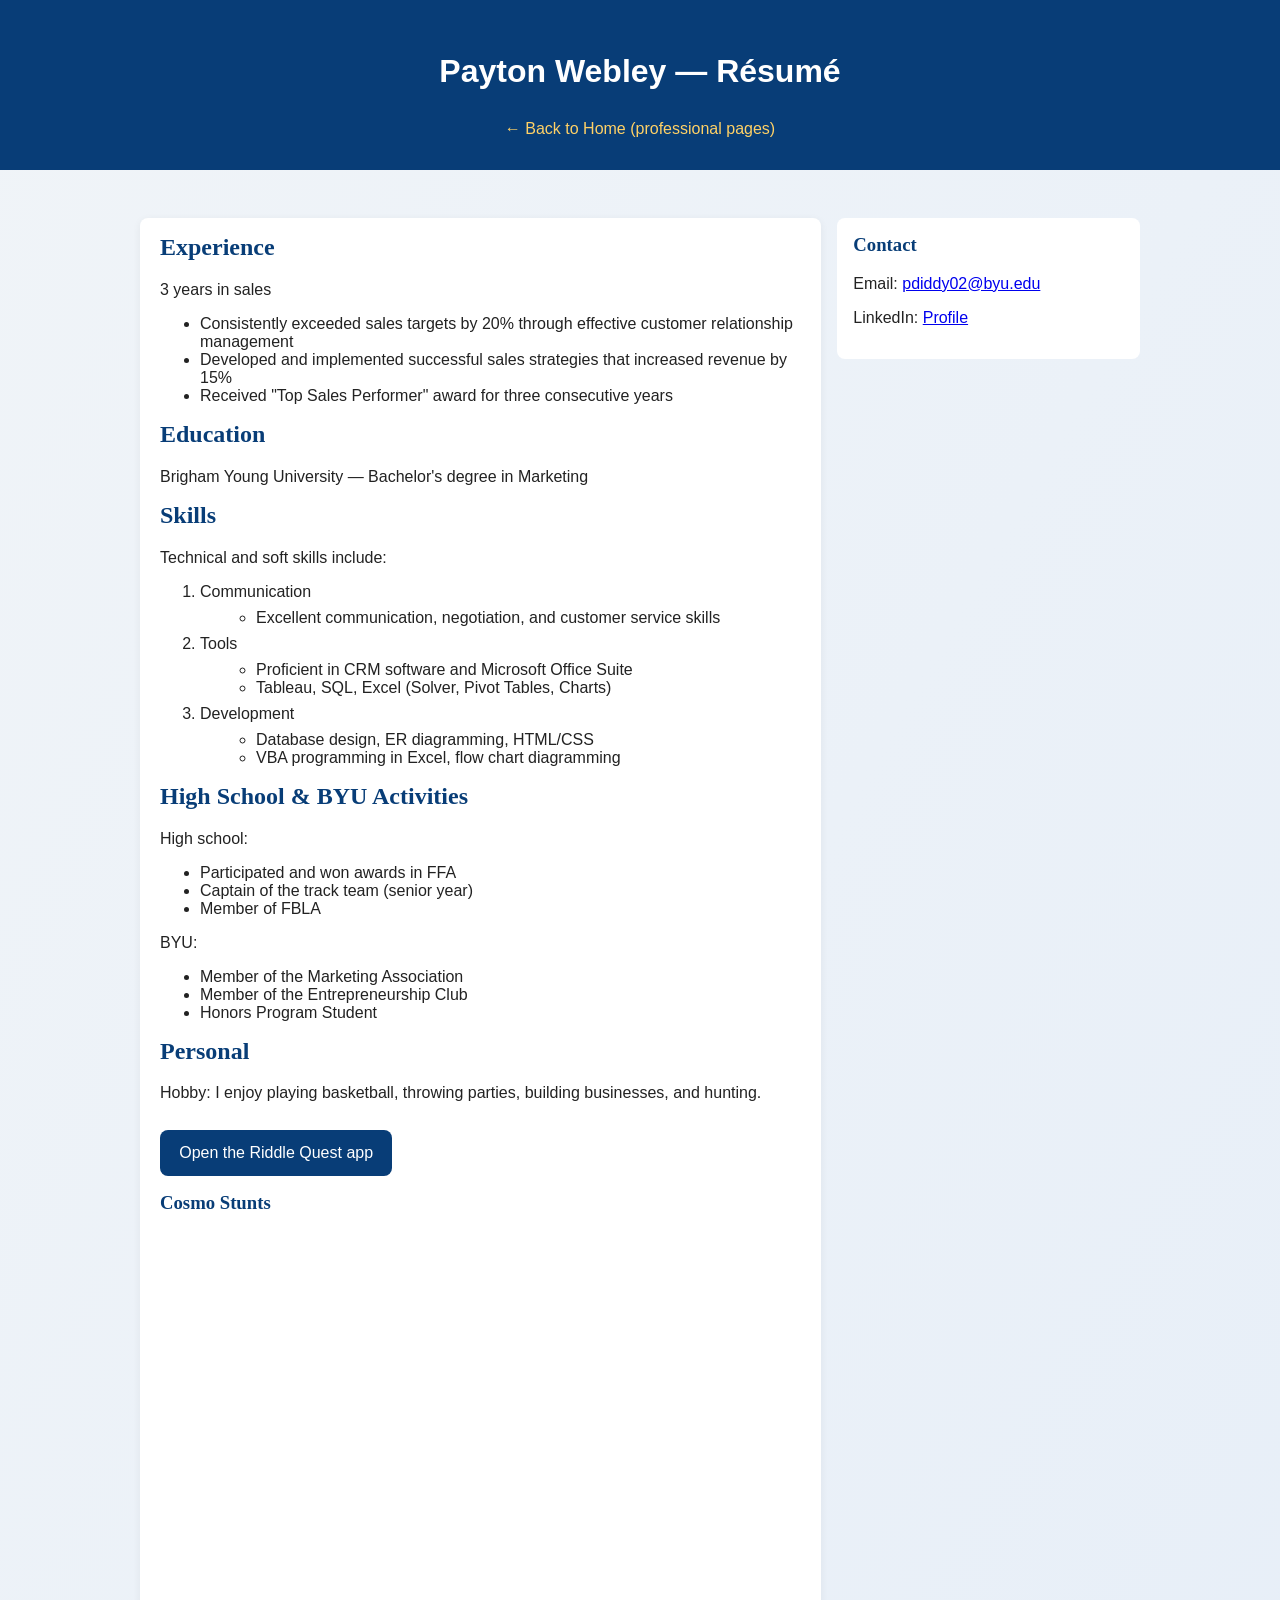
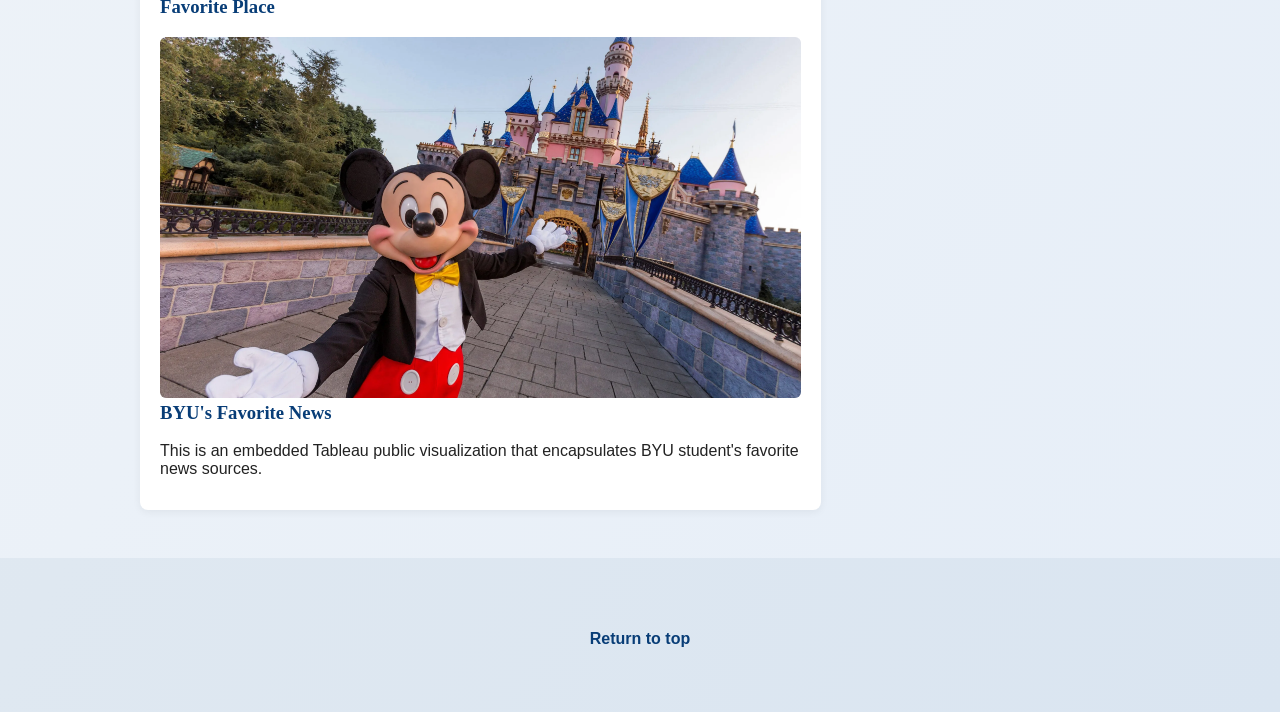
<file: resume.html>
<!DOCTYPE html>
<html lang="en">
<head>
  <meta charset="utf-8">
  <meta name="viewport" content="width=device-width,initial-scale=1">
  <title>Payton Webley — Résumé (Scratch Page)</title>
  <link rel="stylesheet" href="css/resume.css">
</head>
<body id="top">
  <header class="site-header">
    <h1>Payton Webley — Résumé</h1>
    <a class="back-link" href="index.html">← Back to Home (professional pages)</a>
  </header>

  <div class="container">
    <div class="row">
      <main class="main">
        <h2 class="section-title">Experience</h2>
        <p>3 years in sales</p>
        <ul>
          <li>Consistently exceeded sales targets by 20% through effective customer relationship management</li>
          <li>Developed and implemented successful sales strategies that increased revenue by 15%</li>
          <li>Received "Top Sales Performer" award for three consecutive years</li>
        </ul>

        <h2 class="section-title" id="education">Education</h2>
        <p>Brigham Young University — Bachelor's degree in Marketing</p>

        <h2 class="section-title">Skills</h2>
        <p>Technical and soft skills include:</p>
        <ol>
          <li>Communication
            <ul class="nested">
              <li>Excellent communication, negotiation, and customer service skills</li>
            </ul>
          </li>
          <li>Tools
            <ul class="nested">
              <li>Proficient in CRM software and Microsoft Office Suite</li>
              <li>Tableau, SQL, Excel (Solver, Pivot Tables, Charts)</li>
            </ul>
          </li>
          <li>Development
            <ul class="nested">
              <li>Database design, ER diagramming, HTML/CSS</li>
              <li>VBA programming in Excel, flow chart diagramming</li>
            </ul>
          </li>
        </ol>

        <h2 class="section-title">High School & BYU Activities</h2>
        <p>High school:</p>
        <ul>
          <li>Participated and won awards in FFA</li>
          <li>Captain of the track team (senior year)</li>
          <li>Member of FBLA</li>
        </ul>
        <p>BYU:</p>
        <ul>
          <li>Member of the Marketing Association</li>
          <li>Member of the Entrepreneurship Club</li>
          <li>Honors Program Student</li>
        </ul>

        <h2 class="section-title">Personal</h2>
        <p>Hobby: I enjoy playing basketball, throwing parties, building businesses, and hunting.</p>
        <p><a href="webapp.html" style="display:inline-block;margin-top:0.75rem;padding:0.85rem 1.2rem;background:#083d77;color:#fff;border-radius:8px;text-decoration:none;">Open the Riddle Quest app</a></p>

        <div class="video-wrap">
          <h3 class="section-title">Cosmo Stunts</h3>
          <!-- Embedded YouTube video -->
          <iframe src="https://www.youtube.com/embed/DFdC8ZR0aOg" title="Cosmo Stunts" allowfullscreen></iframe>
        </div>

        <h3 class="section-title">Favorite Place</h3>
        <!-- external image not from Bootstrap theme -->
        <img class="profile" src="assets/Disneyland.webp" alt="Disneyland photo">

        <h3 class="section-title">BYU's Favorite News</h3>
        <p>This is an embedded Tableau public visualization that encapsulates BYU student's favorite news sources.</p>
        <div class="tableau-wrap">
          <div class='tableauPlaceholder' id='viz_resume_001' style='position: relative'>
            <noscript>
              <a href='#'><img alt='Tableau Viz' src='https://public.tableau.com/static/images/Av/AverageNewsConsumptionFrequencyforBYU-IdahoStudents/Dashboard1/1_rss.png' style='border: none' /></a>
            </noscript>
            <object class='tableauViz'  style='display:none;'>
              <param name='host_url' value='https%3A%2F%2Fpublic.tableau.com%2F' />
              <param name='embed_code_version' value='3' />
              <param name='site_root' value='' />
              <param name='name' value='AverageNewsConsumptionFrequencyforBYU-IdahoStudents/Dashboard1' />
              <param name='tabs' value='no' />
              <param name='toolbar' value='yes' />
              <param name='static_image' value='https://public.tableau.com/static/images/Av/AverageNewsConsumptionFrequencyforBYU-IdahoStudents/Dashboard1/1.png' />
              <param name='animate_transition' value='yes' />
              <param name='display_static_image' value='yes' />
              <param name='display_spinner' value='yes' />
              <param name='display_overlay' value='yes' />
              <param name='display_count' value='yes' />
              <param name='language' value='en-US' />
            </object>
          </div>
        </div>

      </main>

      <aside class="sidebar">
        <h3 class="section-title">Contact</h3>
        <p>Email: <a href="mailto:pdiddy02@byu.edu">pdiddy02@byu.edu</a></p>
        <p>LinkedIn: <a href="https://www.linkedin.com/in/payton-webley-3b4645298/">Profile</a></p>
      </aside>
    </div>
  </div>

  <footer class="site-footer">
    <div class="container">
      <a class="back-link" href="#top">Return to top</a>
    </div>
  </footer>

  <script>
    // initialize tableau viz when page loads
    (function(){
      try{
        var divElement = document.getElementById('viz_resume_001');
        var vizElement = divElement.getElementsByTagName('object')[0];
        vizElement.style.width='100%'; vizElement.style.height='600px';
        var scriptElement = document.createElement('script');
        scriptElement.src = 'https://public.tableau.com/javascripts/api/viz_v1.js';
        vizElement.parentNode.insertBefore(scriptElement, vizElement);
      }catch(e){console.error('Tableau init failed', e)}
    })();
  </script>
</body>
</html>
</file>
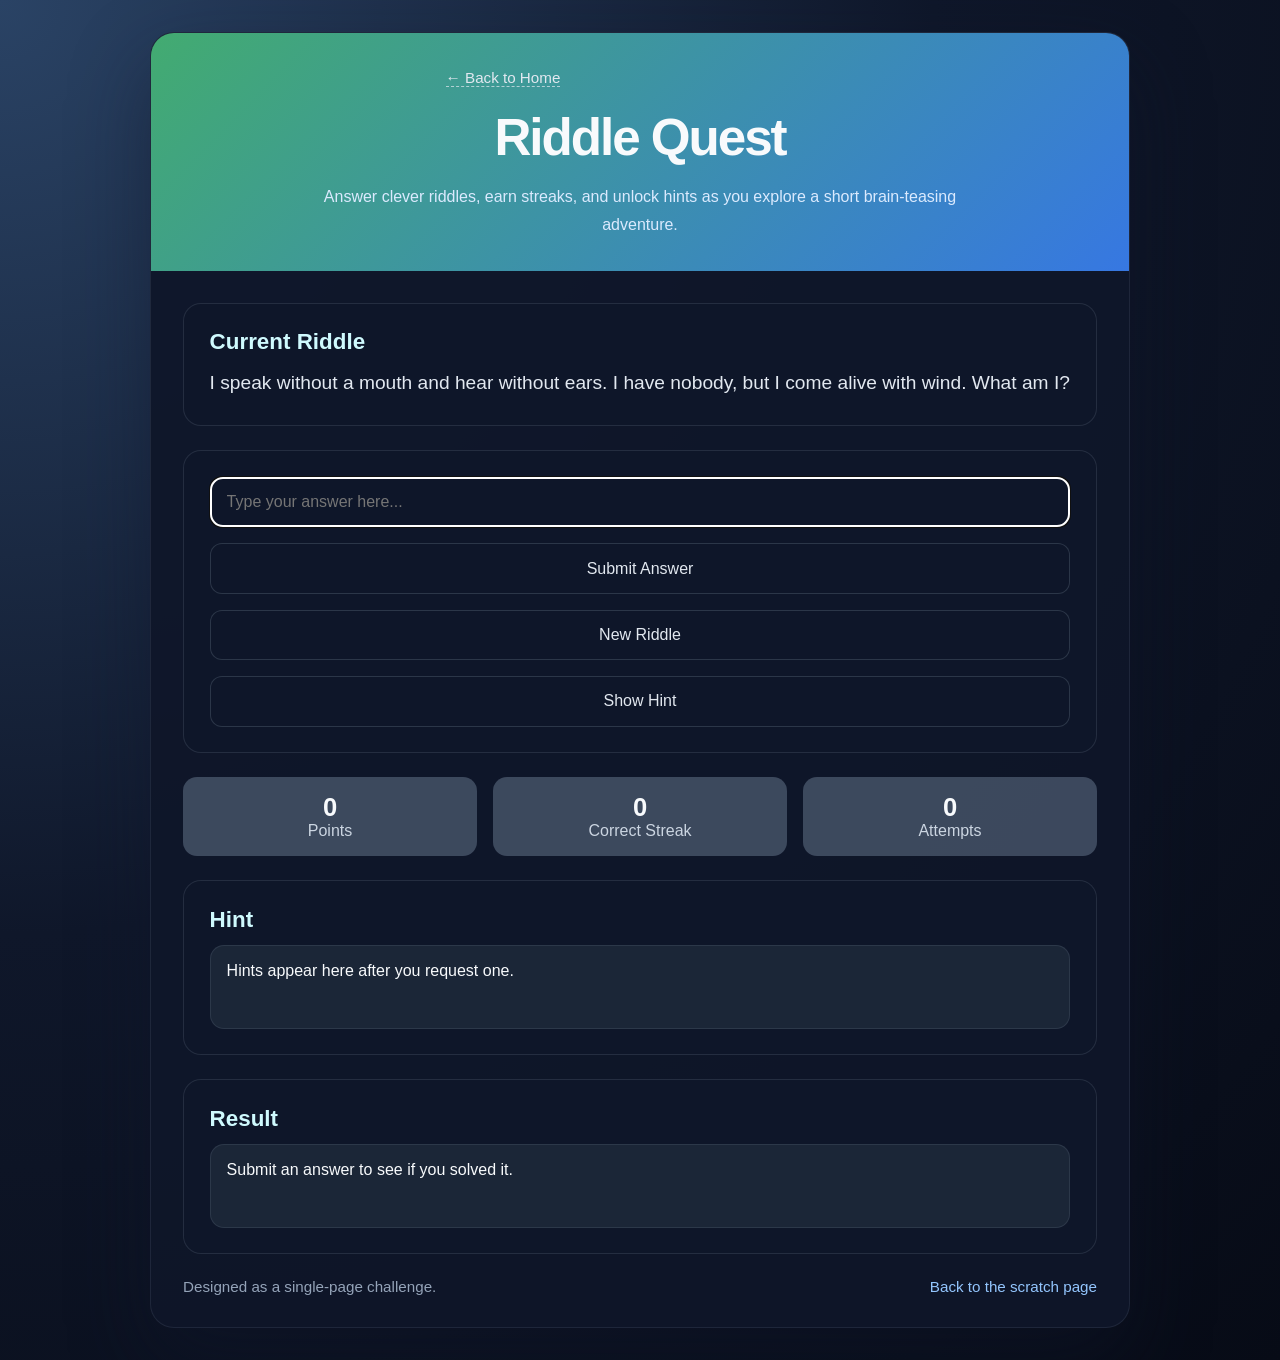
<file: webapp.html>
<!DOCTYPE html>
<html lang="en">
<head>
    <meta charset="UTF-8" />
    <meta name="viewport" content="width=device-width, initial-scale=1.0" />
    <title>Riddle Quest — Payton Webley</title>
    <style>
        :root {
            color-scheme: dark;
            font-family: 'Segoe UI', Tahoma, Geneva, Verdana, sans-serif;
            background: radial-gradient(circle at top left, #2a4365 0%, #0f172a 50%, #070b16 100%);
            color: #e2e8f0;
        }
        * { box-sizing: border-box; }
        body {
            margin: 0;
            min-height: 100vh;
            display: flex;
            align-items: center;
            justify-content: center;
            padding: 2rem;
        }
        .app-shell {
            width: min(980px, 100%);
            background: rgba(15, 23, 42, 0.95);
            border: 1px solid rgba(148, 163, 184, 0.12);
            border-radius: 24px;
            box-shadow: 0 32px 80px rgba(15, 23, 42, 0.45);
            overflow: hidden;
        }
        header {
            background: linear-gradient(135deg, rgba(72, 187, 120, 0.9), rgba(59, 130, 246, 0.9));
            padding: 2rem;
            text-align: center;
        }
        header h1 {
            margin: 0;
            font-size: clamp(2rem, 4vw, 3.3rem);
            letter-spacing: -0.04em;
            color: #f8fafc;
        }
        header p {
            margin: 1rem auto 0;
            max-width: 40rem;
            color: #dbeafe;
            line-height: 1.75;
        }
        .content {
            padding: 2rem;
            display: grid;
            gap: 1.5rem;
        }
        .card {
            background: rgba(15, 23, 42, 0.88);
            border: 1px solid rgba(148, 163, 184, 0.16);
            border-radius: 18px;
            padding: 1.6rem;
        }
        .card h2 {
            margin-top: 0;
            margin-bottom: 0.75rem;
            font-size: 1.4rem;
            color: #cffafe;
        }
        .riddle-text {
            margin: 0;
            font-size: 1.2rem;
            line-height: 1.7;
            color: #e2e8f0;
        }
        .controls {
            display: grid;
            gap: 1rem;
        }
        .controls input,
        .controls button {
            width: 100%;
            font-size: 1rem;
            border-radius: 12px;
            border: 1px solid rgba(148, 163, 184, 0.22);
            padding: 0.95rem 1rem;
            background: rgba(15, 23, 42, 0.88);
            color: #e2e8f0;
        }
        .controls button {
            cursor: pointer;
            transition: transform 0.15s ease, background 0.15s ease;
        }
        .controls button:hover {
            transform: translateY(-1px);
            background: rgba(59, 130, 246, 0.95);
        }
        .status-panel {
            display: grid;
            grid-template-columns: repeat(auto-fit,minmax(130px,1fr));
            gap: 1rem;
        }
        .status-block {
            background: rgba(71, 85, 105, 0.82);
            border-radius: 14px;
            padding: 1rem;
            text-align: center;
        }
        .status-block strong {
            display: block;
            font-size: 1.6rem;
            color: #f8fafc;
        }
        .status-block span {
            color: #cbd5e1;
        }
        .hint-box,
        .result-box {
            color: #f8fafc;
            background: rgba(30, 41, 59, 0.88);
            border: 1px solid rgba(148, 163, 184, 0.14);
            border-radius: 14px;
            padding: 1rem;
            min-height: 84px;
            white-space: pre-wrap;
        }
        .result-box.success { border-color: #22c55e; }
        .result-box.fail { border-color: #f97316; }
        .footer {
            display: flex;
            flex-wrap: wrap;
            justify-content: space-between;
            gap: 1rem;
            align-items: center;
            color: #94a3b8;
            font-size: 0.95rem;
        }
        .footer a {
            color: #93c5fd;
            text-decoration: none;
        }
        .footer a:hover { text-decoration: underline; }
    </style>
</head>
<body>
    <div class="app-shell">
        <header>
            <p style="margin: 0 0 1rem; font-size: 0.95rem; color: rgba(226, 232, 240, 0.85);">
                <a href="index.html" style="color: #e2e8f0; text-decoration: none; border-bottom: 1px dashed rgba(226, 232, 240, 0.7);">← Back to Home</a>
            </p>
            <h1>Riddle Quest</h1>
            <p>Answer clever riddles, earn streaks, and unlock hints as you explore a short brain-teasing adventure.</p>
        </header>
        <div class="content">
            <div class="card">
                <h2>Current Riddle</h2>
                <p class="riddle-text" id="riddleText">Press "New Riddle" to begin your quest.</p>
            </div>
            <div class="card controls">
                <input id="answerInput" type="text" placeholder="Type your answer here..." autocomplete="off" />
                <button id="submitAnswer">Submit Answer</button>
                <button id="newRiddle">New Riddle</button>
                <button id="showHint">Show Hint</button>
            </div>
            <div class="status-panel">
                <div class="status-block">
                    <strong id="scoreValue">0</strong>
                    <span>Points</span>
                </div>
                <div class="status-block">
                    <strong id="streakValue">0</strong>
                    <span>Correct Streak</span>
                </div>
                <div class="status-block">
                    <strong id="attemptsValue">0</strong>
                    <span>Attempts</span>
                </div>
            </div>
            <div class="card">
                <h2>Hint</h2>
                <div class="hint-box" id="hintText">Hints appear here after you request one.</div>
            </div>
            <div class="card">
                <h2>Result</h2>
                <div class="result-box" id="resultText">Your result appears here after each answer.</div>
            </div>
            <div class="footer">
                <span>Designed as a single-page challenge.</span>
                <a href="resume.html">Back to the scratch page</a>
            </div>
        </div>
    </div>
    <script>
        const riddles = [
            {
                question: 'I can be cracked, played, and told. What am I?',
                answer: 'joke',
                hint: 'It is a short funny story or punchline.'
            },
            {
                question: 'The more you take, the more you leave behind. What are they?',
                answer: 'footsteps',
                hint: 'You leave them while moving forward.'
            },
            {
                question: 'I speak without a mouth and hear without ears. I have nobody, but I come alive with wind. What am I?',
                answer: 'echo',
                hint: 'You hear it in a canyon when you shout.'
            },
            {
                question: 'I have keys but no locks. I have space but no room. You can enter but can’t go outside. What am I?',
                answer: 'keyboard',
                hint: 'You use me every time you type.'
            },
            {
                question: 'What runs but never walks, has a mouth but never talks?',
                answer: 'river',
                hint: 'It moves through valleys and under bridges.'
            },
            {
                question: 'I’m tall when I’m young and short when I’m old. What am I?',
                answer: 'candle',
                hint: 'I glow and melt while I burn.'
            }
        ];

        let currentRiddle = null;
        let score = 0;
        let streak = 0;
        let attempts = 0;

        const riddleText = document.getElementById('riddleText');
        const answerInput = document.getElementById('answerInput');
        const submitAnswer = document.getElementById('submitAnswer');
        const newRiddle = document.getElementById('newRiddle');
        const showHint = document.getElementById('showHint');
        const hintText = document.getElementById('hintText');
        const resultText = document.getElementById('resultText');
        const scoreValue = document.getElementById('scoreValue');
        const streakValue = document.getElementById('streakValue');
        const attemptsValue = document.getElementById('attemptsValue');

        function getRandomRiddle() {
            const index = Math.floor(Math.random() * riddles.length);
            return { ...riddles[index] };
        }

        function updateStatus() {
            scoreValue.textContent = score;
            streakValue.textContent = streak;
            attemptsValue.textContent = attempts;
        }

        function setRiddle() {
            currentRiddle = getRandomRiddle();
            riddleText.textContent = currentRiddle.question;
            hintText.textContent = 'Hints appear here after you request one.';
            resultText.textContent = 'Submit an answer to see if you solved it.';
            resultText.className = 'result-box';
            answerInput.value = '';
            answerInput.focus();
        }

        function normalize(text) {
            return text.trim().toLowerCase().replace(/[\W_]+/g, '');
        }

        function handleSubmit() {
            if (!currentRiddle) {
                resultText.textContent = 'Press "New Riddle" first.';
                resultText.className = 'result-box fail';
                return;
            }
            const guess = normalize(answerInput.value);
            attempts += 1;
            if (!guess) {
                resultText.textContent = 'Type an answer before submitting.';
                resultText.className = 'result-box fail';
                updateStatus();
                return;
            }
            if (guess === normalize(currentRiddle.answer)) {
                score += 10 + Math.max(0, 5 - streak);
                streak += 1;
                resultText.textContent = `Correct! The answer is ${currentRiddle.answer}. Press New Riddle for another challenge.`;
                resultText.className = 'result-box success';
                currentRiddle = null;
            } else {
                streak = 0;
                resultText.textContent = `Not quite. Try again or ask for a hint.`;
                resultText.className = 'result-box fail';
            }
            updateStatus();
        }

        function handleHint() {
            if (!currentRiddle) {
                hintText.textContent = 'Start a new riddle to unlock hints.';
                return;
            }
            hintText.textContent = currentRiddle.hint;
        }

        newRiddle.addEventListener('click', setRiddle);
        submitAnswer.addEventListener('click', handleSubmit);
        showHint.addEventListener('click', handleHint);
        answerInput.addEventListener('keydown', event => {
            if (event.key === 'Enter') {
                event.preventDefault();
                handleSubmit();
            }
        });

        setRiddle();
        updateStatus();
    </script>
</body>
</html>
</file>
<file: css/resume.css>
/* resume.css - created from scratch */
body {
  margin: 0;
  font-family: 'Segoe UI', Tahoma, Geneva, Verdana, sans-serif;
  background: linear-gradient(120deg, #f0f4f8 0%, #e6eef8 100%);
  color: #222;
}
header.site-header {
  background-color: #083d77;
  color: #fff;
  padding: 2rem;
  text-align: center;
}
.container {
  max-width: 1000px;
  margin: 2rem auto;
  padding: 1rem;
}
.row {
  display: flex;
  gap: 1rem;
}
.main {
  flex: 2 1 600px;
  background: #fff;
  padding: 1rem 1.25rem;
  border-radius: 8px;
  box-shadow: 0 2px 8px rgba(0,0,0,0.06);
}
.sidebar {
  flex: 1 1 250px;
  background: #fff;
  padding: 1rem;
  border-radius: 8px;
  height: fit-content;
}
.section-title {
  color: #083d77;
  font-family: Georgia, 'Times New Roman', Times, serif;
  margin-top: 0;
}
a.back-link {
  display: inline-block;
  margin-top: 0.5rem;
  color: #ffd166;
  text-decoration: none;
}
ul.nested {
  margin: 0.5rem 0 0.5rem 1rem;
}
img.profile {
  width: 100%;
  border-radius: 6px;
}
.video-wrap iframe {
  width: 100%;
  height: 360px;
  border: none;
}
.tableau-wrap {
  margin-top: 1rem;
}
footer.site-footer {
  background: rgba(8, 61, 119, 0.05);
  padding: 1rem 0;
  text-align: center;
}
footer.site-footer .back-link {
  color: #083d77;
  font-weight: bold;
}
/* at least four style definitions above include font color and font family */
</file>
